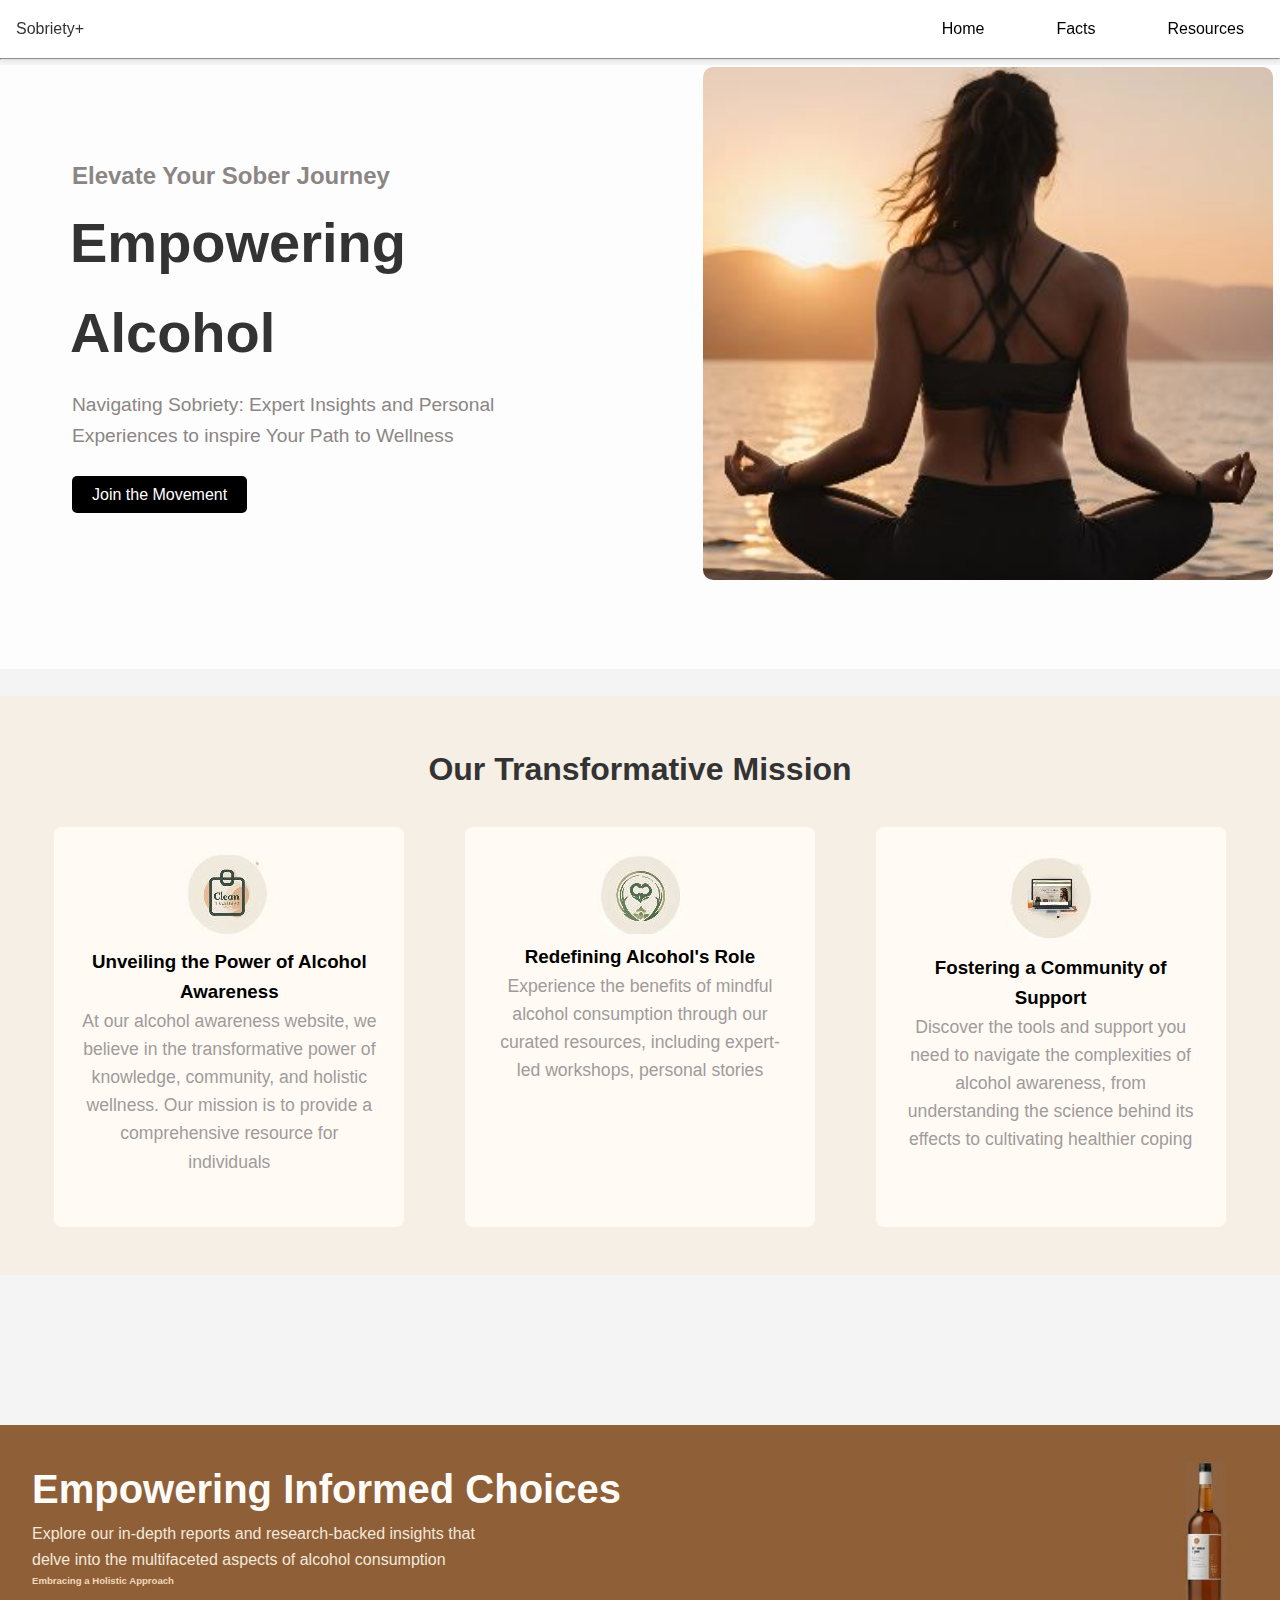
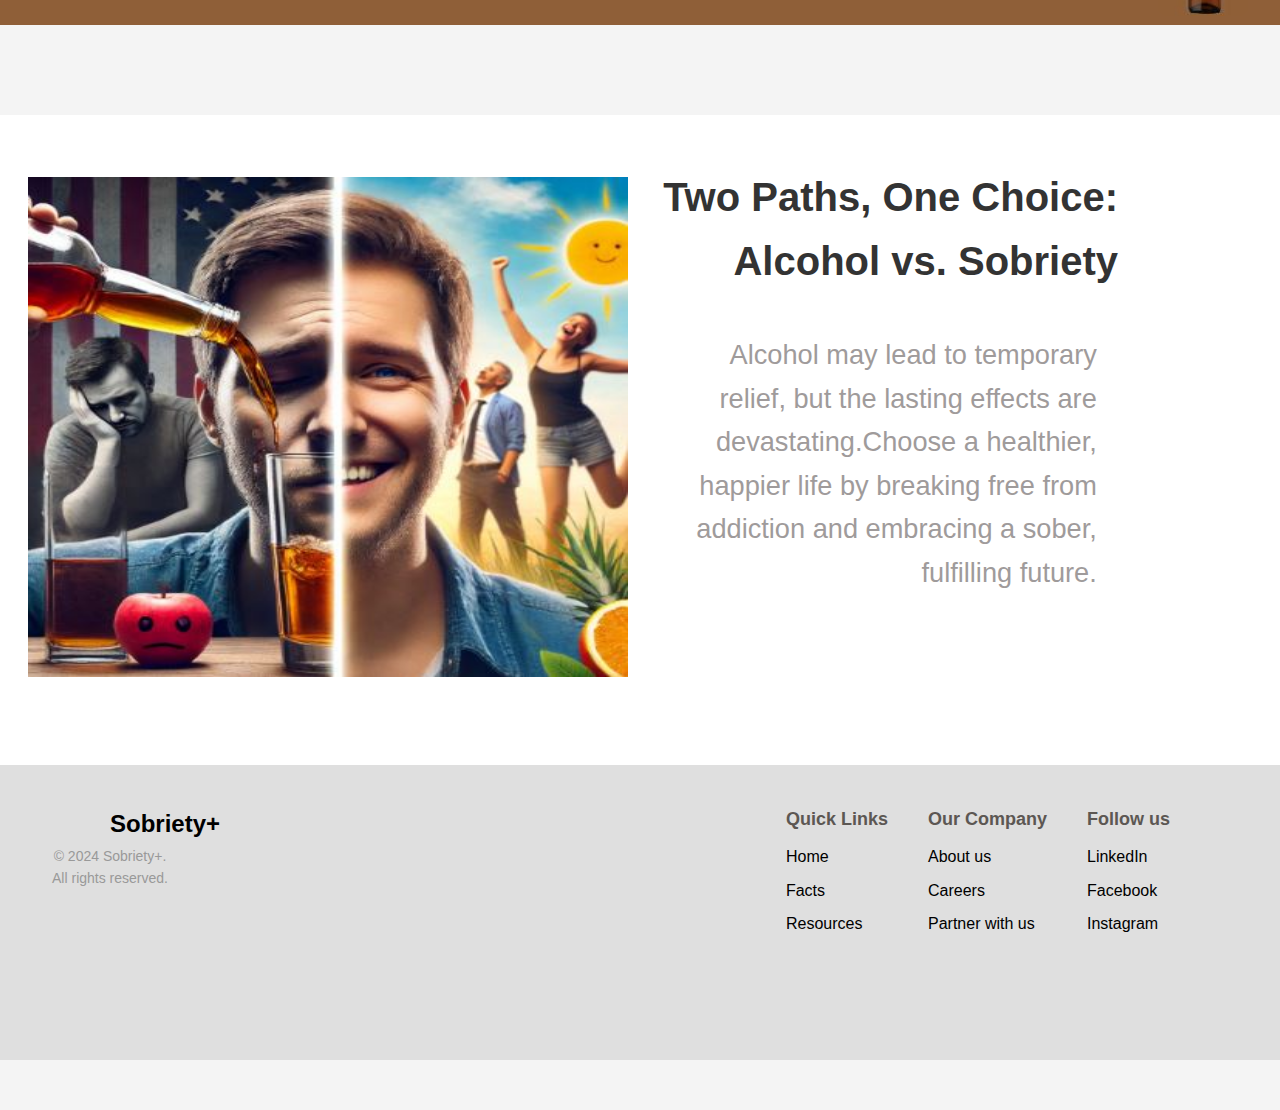
<file: index.html>
<!DOCTYPE html>
<html lang="en">
<head>
    <meta charset="UTF-8">
    <meta name="viewport" content="width=device-width, initial-scale=1.0">

    <title>home</title>
    <link rel="stylesheet" href="index.css">
</head>
<body>
    <header class="top">
        <nav>
            <div class="logo">Sobriety+</div>
            <ul>
                <li><a href="index.html">Home</a></li>
                <li><a href="facts.html">Facts</a></li>
                <li><a href="lastpage.html">Resources</a></li>
            </ul>
        </nav>
    </header>

    <hr class="custom-line">
    <section class="hero">
        <div class="hero-content">
            <h2>Elevate Your Sober Journey</h2>
            <h1>Empowering <br> Alcohol</h1>
            <p>Navigating Sobriety: Expert Insights and Personal Experiences to inspire Your Path to Wellness</p>
            <a href="#" class="cta-button">Join the Movement</a>
        </div>
        <div class="hero-image">
            <img src="landing page images/image.JPG" alt="Person doing yoga" class="image1">
        </div>
    </section>
    <hr class="custom-line1">
    <!-- Mission Section -->
    <section class="mission">
        <h2>Our Transformative Mission</h2>
        <div class="mission-cards">
            <div class="card">
                <img src="landing page images/image 2.JPG " alt="">
                <h3>Unveiling the Power of Alcohol Awareness</h3>
                <p>At our alcohol awareness website, we believe in the transformative power of knowledge, community, and holistic wellness. Our mission is to provide a comprehensive resource for individuals </p>
            </div>
            <div class="card">
                <img src="landing page images/image 3.JPG" alt="">
                <h3>Redefining Alcohol's Role</h3>
                <p>Experience the benefits of mindful alcohol consumption through our curated resources, including expert-led workshops, personal stories</p>
            </div>
            <div class="card">
                <img src="landing page images/image 4.JPG" alt="">
                <h3>Fostering a Community of Support</h3>
                <p>Discover the tools and support you need to navigate the complexities of alcohol awareness, from understanding the science behind its effects to cultivating healthier coping </p>
            </div>
        </div>
    </section>
    <!-- Information Section -->
    <section class="info">
        <div class="info-content">
            <h2>Empowering Informed Choices</h2>
            <p>Explore our in-depth reports and research-backed insights that <br> delve into the multifaceted aspects of alcohol consumption</p>
            <h3>Embracing a Holistic Approach</h3>
        </div>
        <div class="info-image">
            <img src="landing page images/image 5.JPG" alt="Alcohol vs Sobriety">
        </div>
    </section>
    
<!-- Sobriety vs Alcohol Section -->
<section class="sobriety-vs-alcohol">
    <img src="landing page images/image 6.JPG" alt="">
    <h2>Two Paths, One Choice:<br> Alcohol vs. Sobriety</h2>
     <p id=" para">Alcohol may lead to temporary 
    <p> relief, but the lasting effects are</p>
    <p>devastating.Choose a healthier,</p>
    <p>happier life by breaking free from</p> 
     <p>addiction and embracing a sober,
        <br>fulfilling future.</p> 
        </section>
        <!-- Footer -->
    <footer>
        <div class="footer-container">
            <div class="company-info">
                <h2>Sobriety+</h2>
            </div>
            <div class="footer-links">
                <div class="footer-column">
                    <h3>Quick Links</h3>
                    <ul>
                        <li><a href="#">Home</a></li>
                        <li><a href="#">Facts</a></li>
                        <li><a href="#">Resources</a></li>
                    </ul>
                </div>
                <div class="footer-column">
                    <h3>Our Company</h3>
                    <ul>
                        <li><a href="#">About us</a></li>
                        <li><a href="#">Careers</a></li>
                        <li><a href="#">Partner with us</a></li>
                    </ul>
                </div>
                <div class="footer-column">
                    <h3>Follow us</h3>
                    <ul>
                        <li><a href="#">LinkedIn</a></li>
                        <li><a href="#">Facebook</a></li>
                        <li><a href="#">Instagram</a></li>
                    </ul>
                </div>
            </div>
        </div>
        <p>&copy; 2024 Sobriety+.<br> All rights reserved.</p>
    </footer>
    





</head>
<body>
</file>
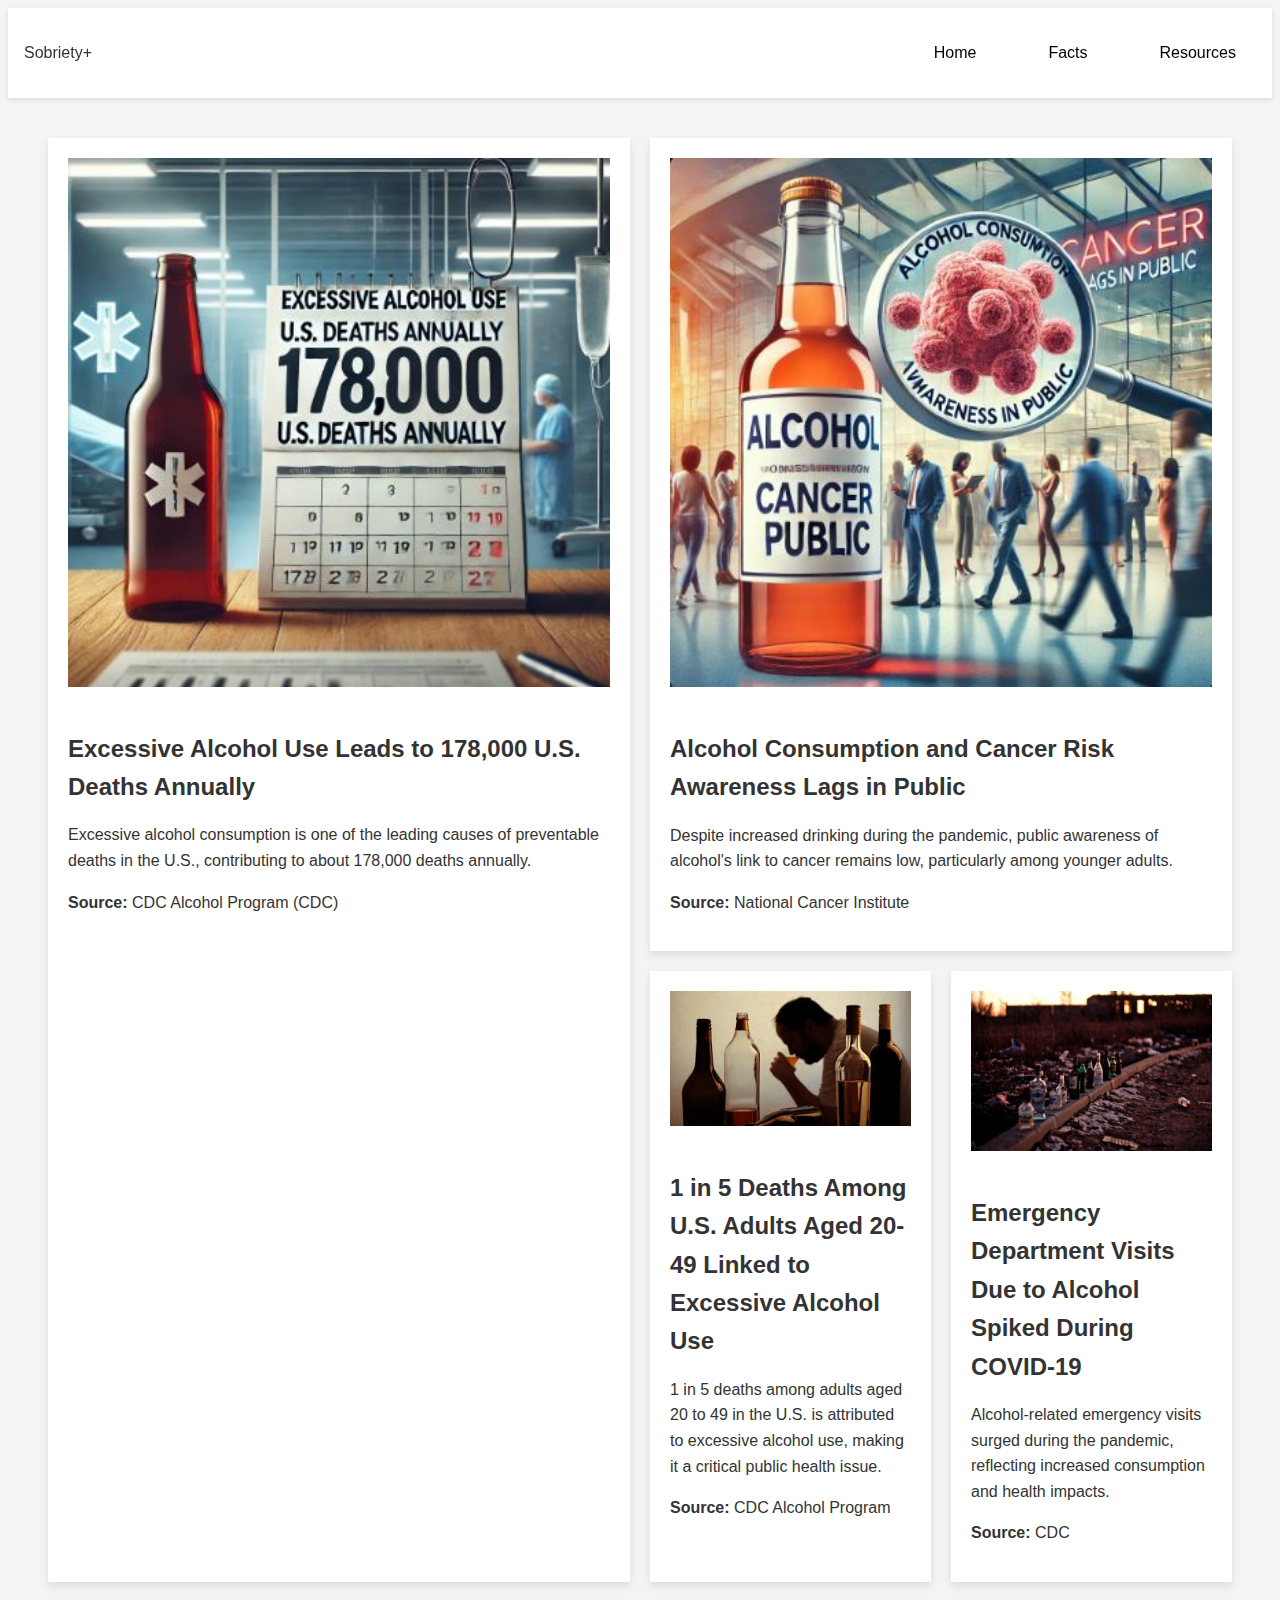
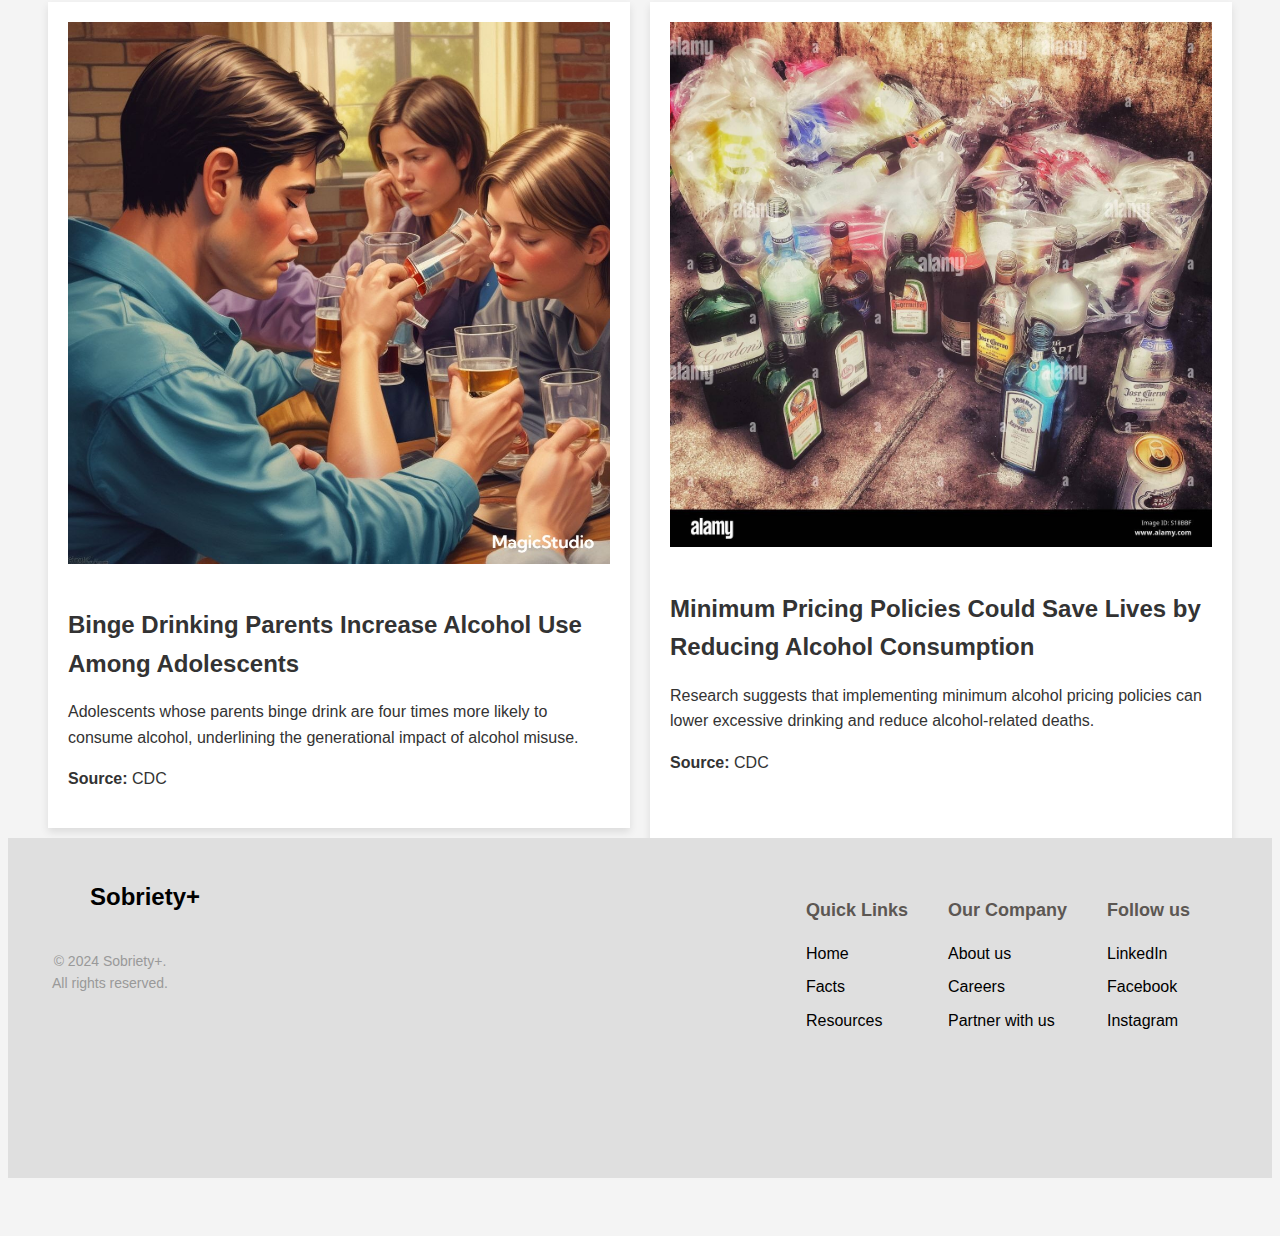
<file: facts.html>
<!DOCTYPE html>
<html lang="en">
<head>
    <meta charset="UTF-8">
    <meta name="viewport" content="width=device-width, initial-scale=1.0">
    <title>Document</title>
    <link rel="stylesheet" href="facts.css">
</head>
<body>
    <header class="top">
        <nav>
            <div class="logo">Sobriety+</div>
            <ul>
                <li><a href="index.html">Home</a></li>
                <li><a href="Facts.html">Facts</a></li>
                <li><a href="lastpage.html">Resources</a></li>
            </ul>
        </nav>
    </header>
      <!-- News Grid Section -->
    <section class="news-grid">
        <div class="news-item large">
            <a href="#" class="news-link">
                <img src="Facts page images/news.JPG" alt="Excessive Alcohol" class="news-img">
                <div class="news-content">
                    <h2>Excessive Alcohol Use Leads to 178,000 U.S. Deaths Annually</h2>
                    <p>Excessive alcohol consumption is one of the leading causes of preventable deaths in the U.S., contributing to about 178,000 deaths annually.</p>
                    <p><strong>Source:</strong> CDC Alcohol Program (CDC)</p>
                </div>
            </a>
        </div>
        <div class="news-item medium">
            <a href="#" class="news-link">
                <img src="Facts page images/news 2.JPG" alt="Cancer Risk Awareness" class="news-img">
                <div class="news-content">
                    <h2>Alcohol Consumption and Cancer Risk Awareness Lags in Public</h2>
                    <p>Despite increased drinking during the pandemic, public awareness of alcohol's link to cancer remains low, particularly among younger adults.</p>
                    <p><strong>Source:</strong> National Cancer Institute</p>
                </div>
            </a>
        </div>
        <div class="news-item small">
            <a href="#" class="news-link">
                <img src="Facts page images/image 3.jfif" alt="Alcohol and Deaths" class="news-img">
                <div class="news-content">
                    <h2>1 in 5 Deaths Among U.S. Adults Aged 20-49 Linked to Excessive Alcohol Use</h2>
                    <p>1 in 5 deaths among adults aged 20 to 49 in the U.S. is attributed to excessive alcohol use, making it a critical public health issue.</p>
                    <p><strong>Source:</strong> CDC Alcohol Program</p>
                </div>
            </a>
        </div>
        <div class="news-item small">
            <a href="#" class="news-link">
                <img src="./Facts page images/image 4.jpeg" alt="Alcohol Spikes During COVID" class="news-img">
                <div class="news-content">
                    <h2>Emergency Department Visits Due to Alcohol Spiked During COVID-19</h2>
                    <p>Alcohol-related emergency visits surged during the pandemic, reflecting increased consumption and health impacts.</p>
                    <p><strong>Source:</strong> CDC</p>
                </div>
            </a>
        </div>
        <div class="news-item medium">
            <a href="#" class="news-link">
                <img src="Facts page images/image 5.jpg" alt="Binge Drinking Parents" class="news-img">
                <div class="news-content">
                    <h2>Binge Drinking Parents Increase Alcohol Use Among Adolescents</h2>
                    <p>Adolescents whose parents binge drink are four times more likely to consume alcohol, underlining the generational impact of alcohol misuse.</p>
                    <p><strong>Source:</strong> CDC</p>
                </div>
            </a>
        </div>
        <div class="news-item large">
            <a href="#" class="news-link">
                <img src="./Facts page images/image 6.jfif" alt="Minimum Pricing Policies" class="news-img">
                <div class="news-content">
                    <h2>Minimum Pricing Policies Could Save Lives by Reducing Alcohol Consumption</h2>
                    <p>Research suggests that implementing minimum alcohol pricing policies can lower excessive drinking and reduce alcohol-related deaths.</p>
                    <p><strong>Source:</strong> CDC</p>
                </div>
            </a>
        </div>
    </section>
    <footer>
        <div class="footer-container">
            <div class="company-info">
                <h2>Sobriety+</h2>
            </div>
            <div class="footer-links">
                <div class="footer-column">
                    <h3>Quick Links</h3>
                    <ul>
                        <li><a href="#">Home</a></li>
                        <li><a href="#">Facts</a></li>
                        <li><a href="#">Resources</a></li>
                    </ul>
                </div>
                <div class="footer-column">
                    <h3>Our Company</h3>
                    <ul>
                        <li><a href="#">About us</a></li>
                        <li><a href="#">Careers</a></li>
                        <li><a href="#">Partner with us</a></li>
                    </ul>
                </div>
                <div class="footer-column">
                    <h3>Follow us</h3>
                    <ul>
                        <li><a href="#">LinkedIn</a></li>
                        <li><a href="#">Facebook</a></li>
                        <li><a href="#">Instagram</a></li>
                    </ul>
                </div>
            </div>
        </div>
        <p>&copy; 2024 Sobriety+.<br> All rights reserved.</p>
    </footer>

    
    
</body>
</html>
</file>
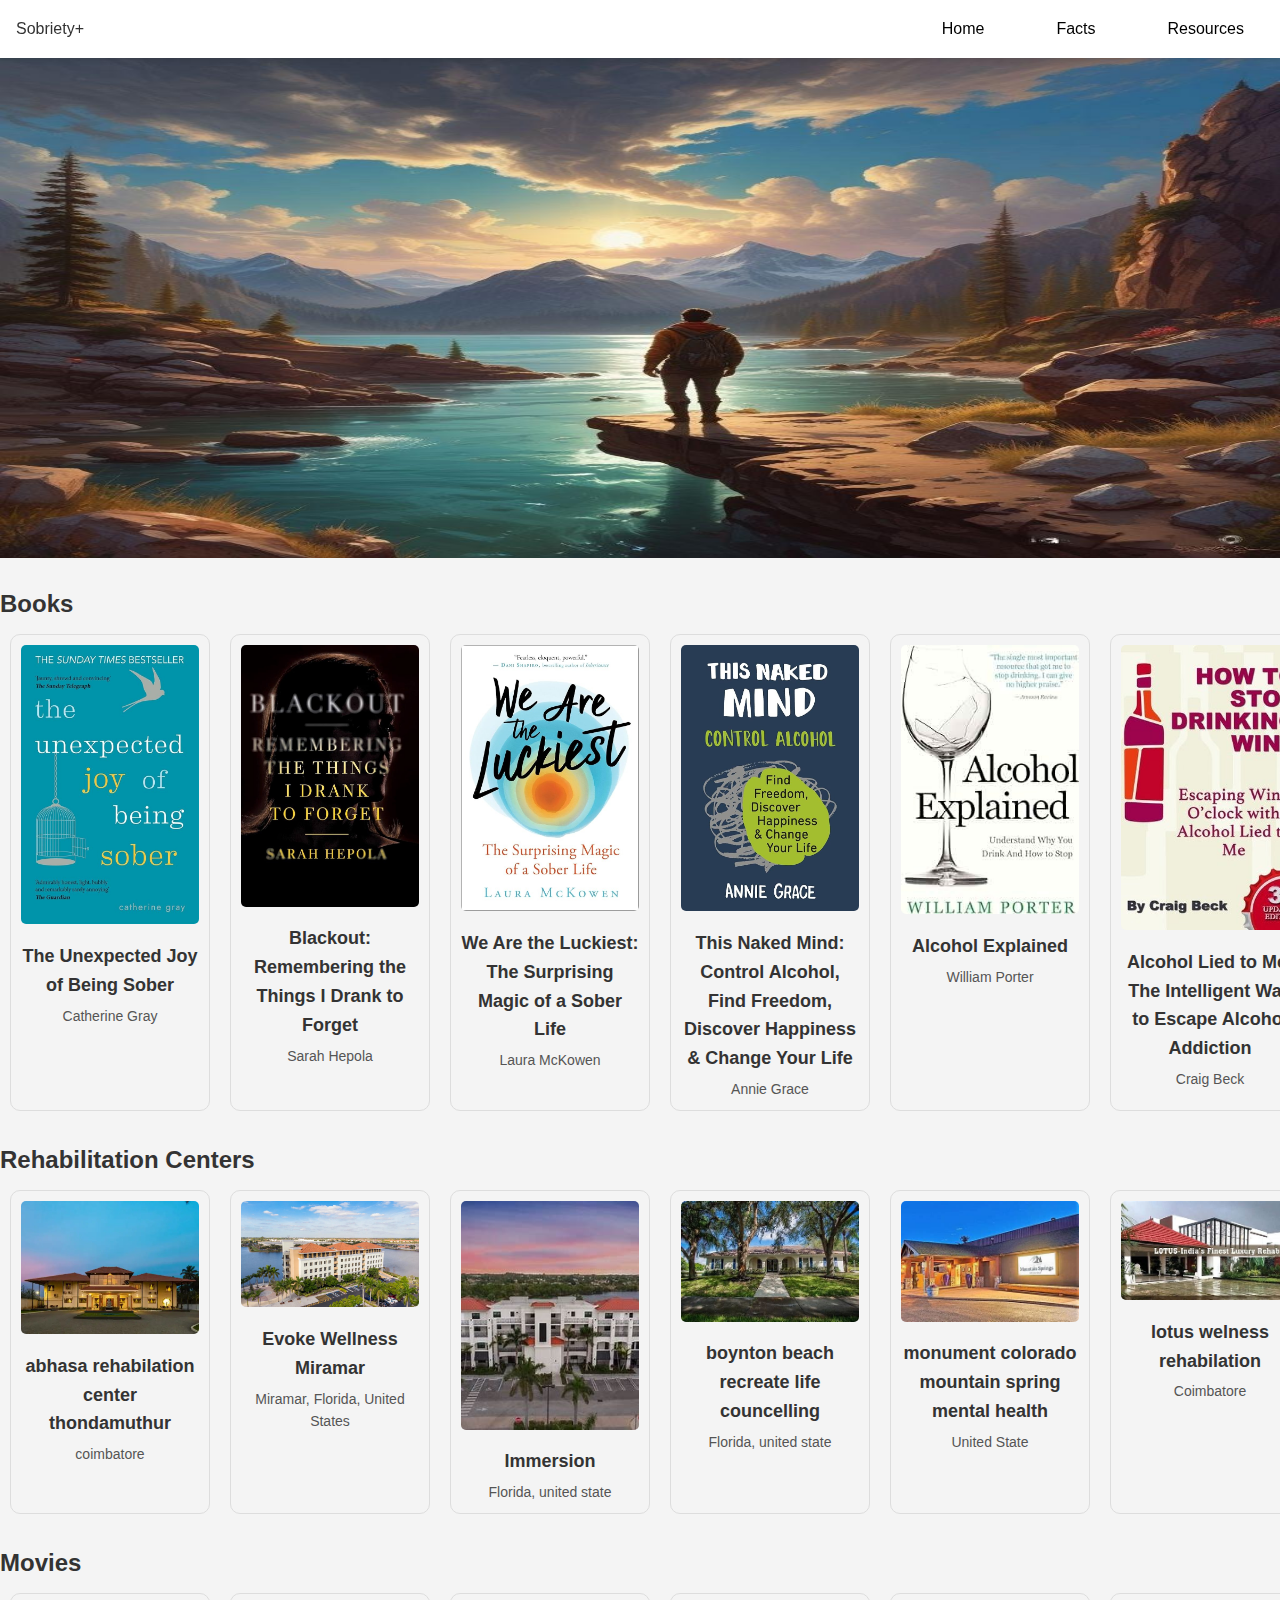
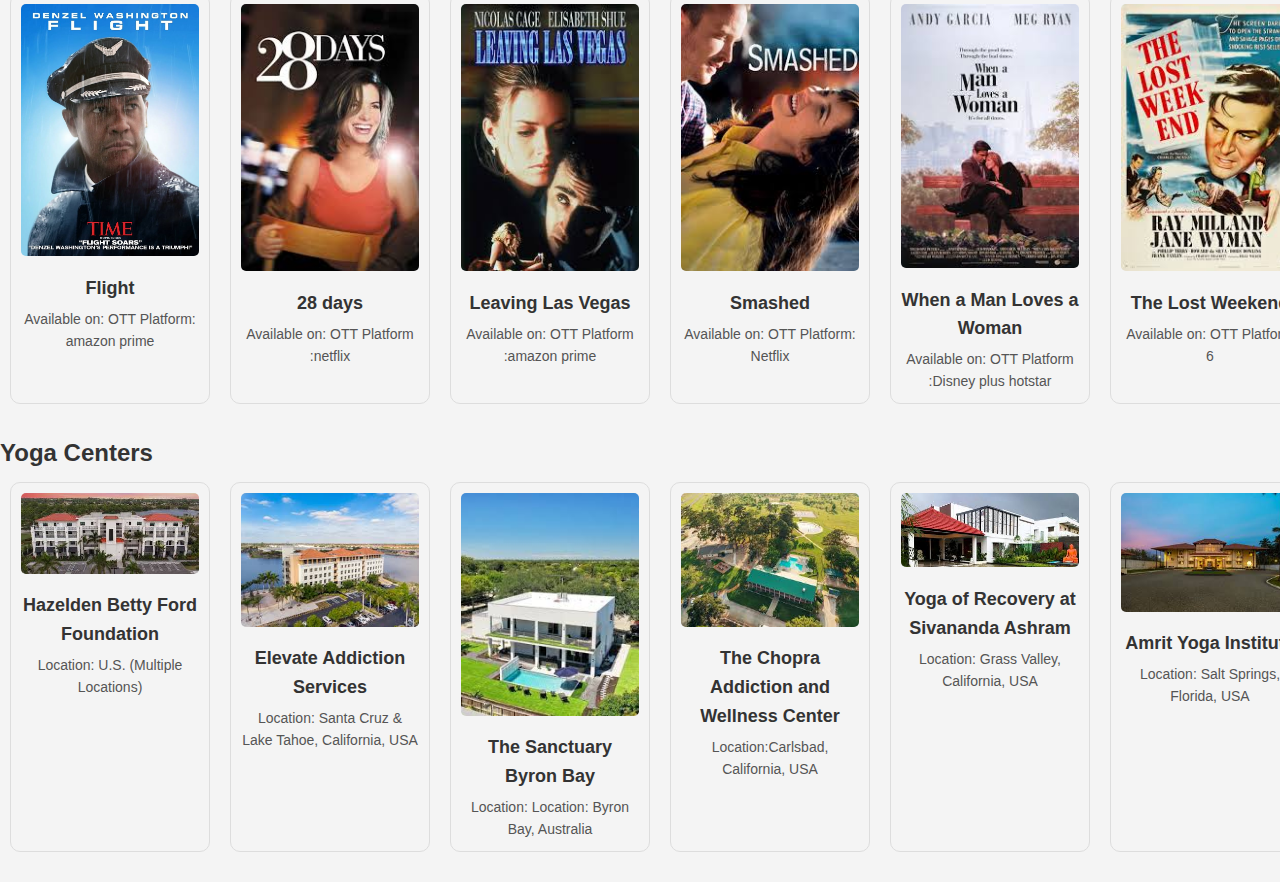
<file: lastpage.html>
<!DOCTYPE html>
<html lang="en">
<head>
    <meta charset="UTF-8">
    <meta name="viewport" content="width=device-width, initial-scale=1.0">
    <title>Resoures</title>
    <link rel="stylesheet" href="lastpage.css">
</head>
<body>
    <!-- Navigation Bar -->
    <header class="top">
        <nav>
            <div class="logo">Sobriety+</div>
            <ul>
                <li><a href="index.html">Home</a></li>
                <li><a href="facts.html">Facts</a></li>
                <li><a href="#">Resources</a></li>
            </ul>
        </nav>
    </header>
<!-- title image  -->
    <section class="full-width-banner">
        <img src="Resources page images/third page.jpeg" alt="Resources Banner" class="banner-img">
    </section>
    <!-- Books -->
    <section class="scroll-section"></section>
        <h2>Books</h2>
        <div class="scroll-container">
            <div class="scroll-item">
                <img src="Resources page images/Books images/book1.jpeg" alt="Book 1">
                <h3>The Unexpected Joy of Being Sober</h3>
                <p>Catherine Gray</p>
            </div>
            <div class="scroll-item">
                <img src="Resources page images/Books images/book2.jpeg" alt="Book 2">
                <h3>Blackout: Remembering the Things I Drank to Forget</h3>
                <p>Sarah Hepola</p>
            </div>
            <div class="scroll-item">
                <img src="Resources page images/Books images/book3.jpeg" alt="Book 3">
                <h3>We Are the Luckiest: The Surprising Magic of a Sober Life</h3>
                <p>Laura McKowen</p>
            </div>
            <div class="scroll-item">
                <img src="Resources page images/Books images/book4.jpeg" alt="Book 4">
                <h3>This Naked Mind: Control Alcohol, Find Freedom, Discover Happiness & Change Your Life</h3>
                <p>Annie Grace
                </p>
            </div>
            <div class="scroll-item">
                <img src="Resources page images/Books images/book5.jpeg" alt="Book 5">
                <h3>Alcohol Explained</h3>
                <p>William Porter</p>
            </div>
            <div class="scroll-item">
                <img src="Resources page images/Books images/book6.jpeg" alt="Book 6">
                <h3>Alcohol Lied to Me: The Intelligent Way to Escape Alcohol Addiction</h3>
                <p>Craig Beck</p>
            </div>
        </div>
    </section>

    <!-- Rehabilitation Centers Section -->
    <section class="scroll-section">
        <h2>Rehabilitation Centers</h2>
        <div class="scroll-container">
            <div class="scroll-item">
                <img src="Resources page images/rehabilitation images/rehub1.jpeg" alt="Rehabilitation Center 1">
                <h3>abhasa rehabilation center thondamuthur </h3>
                <p>coimbatore</p>
            </div>
            <div class="scroll-item">
                <img src="Resources page images/rehabilitation images/rehub2.jpeg" alt="Rehabilitation Center 2">
                <h3>Evoke Wellness Miramar</h3>
                <p>Miramar, Florida, United States</p>
            </div>
            <div class="scroll-item">
                <img src="Resources page images/rehabilitation images/rehub3.jpeg" alt="Rehabilitation Center 3">
                <h3>Immersion</h3>
                <p>Florida, united state</p>
            </div>
            <div class="scroll-item">
                <img src="Resources page images/rehabilitation images/rehub4.jpeg" alt="Rehabilitation Center 4">
                <h3>boynton beach recreate life  councelling</h3>
                <p>Florida, united state </p>
            </div>
            <div class="scroll-item">
                <img src="Resources page images/rehabilitation images/rehub5.jpeg" alt="Rehabilitation Center 5">
                <h3>monument colorado mountain spring mental health</h3>
                <p>United State</p>
            </div>
            <div class="scroll-item">
                <img src="Resources page images/rehabilitation images/rehub6.jpeg" alt="Rehabilitation Center 6">
                <h3>lotus welness rehabilation</h3>
                <p>Coimbatore</p>
            </div>
        </div>
    </section>

      <!-- Movies Section -->
      <section class="scroll-section">
        <h2>Movies</h2>
        <div class="scroll-container">
            <div class="scroll-item">
                <img src="Resources page images/film images/flim 1.jpg" alt="Movie 1">
                <h3>Flight</h3>
                <p>Available on: OTT Platform: amazon prime</p>
            </div>
            <div class="scroll-item">
                <img src="Resources page images/film images/flim 2.jfif" alt="Movie 2">
                <h3>28 days</h3>
                <p>Available on: OTT Platform :netflix</p>
            </div>
            <div class="scroll-item">
                <img src="Resources page images/film images/film 3.jfif" alt="Movie 3">
                <h3>Leaving Las Vegas</h3>
                <p>Available on: OTT Platform :amazon prime</p>
            </div>
            <div class="scroll-item">
                <img src="Resources page images/film images/film 4.jfif" alt="Movie 4">
                <h3>Smashed</h3>
                <p>Available on: OTT Platform: Netflix </p>
            </div>
            <div class="scroll-item">
                <img src="Resources page images/film images/film 5.jfif" alt="Movie 5">
                <h3>When a Man Loves a Woman</h3>
                <p>Available on: OTT Platform :Disney plus hotstar</p>
            </div>
            <div class="scroll-item">
                <img src="Resources page images/film images/film 6.jfif" alt="Movie 6">
                <h3>The Lost Weekend</h3>
                <p>Available on: OTT Platform 6</p>
            </div>
        </div>
    </section>

     <!-- Yoga Centers Section -->
     <section class="scroll-section">
        <h2>Yoga Centers</h2>
        <div class="scroll-container">
            <div class="scroll-item">
                <img src="Resources page images/yogo images/yogo 1.jfif" alt="Yoga Center 1">
                <h3>Hazelden Betty Ford Foundation</h3>
                <p>Location: U.S. (Multiple Locations)</p>
            </div>
            <div class="scroll-item">
                <img src="Resources page images/yogo images/yogo 2.jfif" alt="Yoga Center 2">
                <h3>Elevate Addiction Services</h3>
                <p>Location:  Santa Cruz & Lake Tahoe, California, USA</p>
            </div>
            <div class="scroll-item">
                <img src="Resources page images/yogo images/yogo 3.jfif" alt="Yoga Center 3">
                <h3>The Sanctuary Byron Bay</h3>
                <p>Location: Location: Byron Bay, Australia</p>
            </div>
            <div class="scroll-item">
                <img src="Resources page images/yogo images/yogo 4.jfif" alt="Yoga Center 4">
                <h3>The Chopra Addiction and Wellness Center</h3>
                <p>Location:Carlsbad, California, USA</p>
            </div>
            <div class="scroll-item">
                <img src="Resources page images/yogo images/yogo 5.jfif" alt="Yoga Center 5">
                <h3>Yoga of Recovery at Sivananda Ashram</h3>
                <p>Location: Grass Valley, California, USA</p>
            </div>
            <div class="scroll-item">
                <img src="Resources page images/yogo images/yogo 6.jfif" alt="Yoga Center 6">
                <h3>Amrit Yoga Institute</h3>
                <p>Location:  Salt Springs, Florida, USA</p>
            </div>
        </div>
    </section>

</body>
</html>
</file>
<file: index.css>
* {
    margin: 0;
    padding: 0;
    box-sizing: border-box;
}

/* Body Styling */
body {
    font-family: Arial, sans-serif;
    line-height: 1.6;
    background-color: #f4f4f4;
    color: #333;
}


/* Navigation */
header {
    background-color: #fff;
    padding: 1rem;
    box-shadow: 0px 2px 5px rgba(0, 0, 0, 0.1);
    position: sticky;
    top: 0;
    z-index: 999;
}

nav {
    display: flex;
    justify-content: space-between;
    align-items: center;
}

nav ul {
    display: flex;
    justify-content: space-around;
    align-items: center;
    list-style: none; /* Removes the default dot */
}

nav ul li {
    margin-left: 2rem;
}

nav ul li a {
    color: black; /* Modify as needed */
    padding: 15px 20px;
    text-decoration: none;
}

nav ul li a:hover {
    opacity: 0.6;
    transition: opacity 0.3s ease;
}
section {
    margin-top: 80px; /* Adjust based on the height of your nav bar */
}

/* Hero Section */
.hero {
    display: flex;
    justify-content: space-between;
    padding: 2rem;
    background-color: #fdfdfd;
    position: relative;
    bottom: 75px;
}

.hero-content {
    max-width: 50%;
}
.hero-image img {
    position: relative;
    bottom: 30px;
    left: 25px;
    width: 150%; 
    height: 95%;
    object-fit: cover;
}

.hero-content {
    max-width: 50%;
}

.hero-content h1 {
    padding: 38px;
    font-size: 3.5rem;
    position: relative;
    bottom: 55px;
    gap: 5px;
}
.hero-content h2 {
    padding: 40px;
    font-size: 1.5rem;
    position: relative;
    top: 20px;
    color: #8B8684;
}

.hero-content p {
    padding: 40px;
    font-size: 1.2rem;
    position: relative;
    bottom:   120px;
    color: #8B8684;
    
}

.cta-button {
    background-color: #000000; /* Black background */
    color: #ffffff; /* White text */
    padding: 10px 20px;
    text-decoration: none;
    border-radius: 5px;
    transition: background-color 0.3s ease; /* Smooth transition on hover */
    position: relative;
    bottom: 130px;
    left: 40px;
}

.cta-button:hover {
    background-color: #333333; /* Darker gray on hover */
    color: #f1f1f1; /* Slightly lighter text color */
}

.hero-image img {
    width: 570px;
    border-radius: 10px;
}
/* Mission Section */
.mission {
    background-color: #F5EFE6;
    padding: 3rem 1.5rem;
    text-align: center;
    position: relative;
    bottom:   130px;
}

.mission h2 {
    font-size: 2rem;
    margin-bottom: 2rem;
}

.mission-cards {
    display: flex;
    justify-content: space-around;
}

.card {
    background-color: #FFFAF4;
    padding: 1.5rem;
    border-radius: 8px;
    font-size: 1rem;
    width: 350px;
    height: 400px;
    color: #000000;
}
.card p {
    color: #9F9B9B;
    font-size: 1.1rem;
}
   
/* Info Section */
.info {
    display: flex;
    justify-content: space-between;
    padding: 2rem;
    background-color: #8F5F38;
    position: relative;
    bottom: 60px;
    height: 200px;
}
.info-content h2 {
    font-size: 2.5rem;
    color: #FEFCF8;
}
.info-content p {
    font-size: 1rem;
    color: #F2E9DA;
}

.info-content h3 {
    display: block;
    margin-bottom: 2.5rem;
    font-size: 0.6rem;
    color: #F1D8B9;
}
.info-image img {
    width: 90px;
    border-radius: 10px;
}

/* Sobriety vs Alcohol Section */
.sobriety-vs-alcohol {
    padding: 2rem;
    background-color: #fff;
    text-align: end;
    position: relative;
    bottom: 50px;
    height: 650px;
}
.sobriety-vs-alcohol h2 {
    font-size: 2.5rem;
    position: relative;
    bottom: 490px;
    right: 130px;
}
.sobriety-vs-alcohol img {
    position: relative;
    right: 620px;
    top: 30px;
    width: 600px;
    height: 500px;
}
.sobriety-vs-alcohol p {
    font-size: 1.7rem;
    max-width: 700px;
    color: #9F9B9B;
    position: relative;
    left: 30%;
    bottom: 450px;
    
}

/* Footer Styling */
footer {
    background-color: #DFDFDF;
    color: #5C5753;
    padding: 40px 0;
    text-align: center;
    position: relative;
    bottom: 50px;
    
}

.footer-container {
    display: flex;
    justify-content: space-between;
    align-items: flex-start;
    max-width: 1100px;
    margin: 0 auto;
    padding: 0 20px;
}
.company-info h2 {
    font-size: 24px;
    font-weight: bold;
    text-align: left;
    margin: 0;
    color: #000000;
}

.footer-links {
    display: flex;
    gap: 40px; /* Space between each column */
    left: 50px;
}

.footer-column {
    text-align: left;
}

.footer-column h3 {
    font-size: 18px;
    margin-bottom: 10px;
}

.footer-column ul {
    list-style-type: none;
    padding: 0;
    color: #5C5753;
}

.footer-column ul li {
    margin-bottom: 8px;
}
.footer-column ul li a {
    color: #000000;
    text-decoration: none;
}

.footer-column ul li a:hover {
    text-decoration: underline;
}

/* Footer Copyright */
footer p {
    margin-top: 30px;
    font-size: 14px;
    color: #999999;
    position: relative;
    right: 530px;
    bottom: 130px;
}

#para
{
    margin-left: 250px;
    margin-right: auto;
    padding: 30px;
    text-align:center;
}
</file>
<file: facts.css>
/* Body Styling */
body {
    font-family: Arial, sans-serif;
    line-height: 1.6;
    background-color: #f4f4f4;
    color: #333;
}

/* Navigation */
header {
    background-color: #fff;
    padding: 1rem;
    box-shadow: 0px 2px 5px rgba(0, 0, 0, 0.1);
    position: sticky;
    top: 0;
    z-index: 999;
}

nav {
    display: flex;
    justify-content: space-between;
    align-items: center;
}

nav ul {
    display: flex;
    justify-content: space-around;
    align-items: center;
    list-style: none; /* Removes the default dot */
}

nav ul li {
    margin-left: 2rem;
}

nav ul li a {
    color: black; /* Modify as needed */
    padding: 15px 20px;
    text-decoration: none;
}

nav ul li a:hover {
    opacity: 0.6;
    transition: opacity 0.3s ease;
}

.news-grid {
    display: grid;
    grid-template-columns: repeat(4, 1fr);
    grid-gap: 20px;
    padding: 40px;
    max-width: 1200px;
    margin: 0 auto;
}

.news-item {
    background-color: #fff;
    display: flex;
    flex-direction: column;
    justify-content: space-between;
    padding: 20px;
    box-shadow: 0 4px 8px rgba(0, 0, 0, 0.1);
}

.news-item img {
    width: 100%;
    height: auto;
    margin-bottom: 15px;
}

.news-item.large {
    grid-column: span 2;
    grid-row: span 2;
}

.news-item.medium {
    grid-column: span 2;
    grid-row: span 1;
}

.news-item.small {
    grid-column: span 1;
    grid-row: span 1;
}

.news-link {
    text-decoration: none;
    color: #333;
}

.news-content h2 {
    font-size: 1.5em;
    margin-bottom: 10px;
}

.news-content p {
    font-size: 1em;
    line-height: 1.6;
}

.news-link:hover h2 {
    color: #e63946;
}
/* Footer Styling */
footer {
    background-color: #DFDFDF;
    color: #5C5753;
    padding: 40px 0;
    text-align: center;
    position: relative;
    bottom: 50px;
    
}


footer {
    background-color: #DFDFDF;
    color: #5C5753;
    padding: 40px 0;
    text-align: center;
    position: relative;
    bottom: 50px;
    
}


.footer-container {
    display: flex;
    justify-content: space-between;
    align-items: flex-start;
    max-width: 1100px;
    margin: 0 auto;
    padding: 0 20px;
}

.company-info h2 {
    font-size: 24px;
    font-weight: bold;
    text-align: left;
    margin: 0;
    color: #000000;
}

.footer-links {
    display: flex;
    gap: 40px; /* Space between each column */
    left: 50px;
}

.footer-column {
    text-align: left;
}

.footer-column h3 {
    font-size: 18px;
    margin-bottom: 10px;
}

.footer-column ul {
    list-style-type: none;
    padding: 0;
    color: #5C5753;
}

.footer-column ul li {
    margin-bottom: 8px;
}

.footer-column ul li a {
    color: #000000;
    text-decoration: none;
}

.footer-column ul li a:hover {
    text-decoration: underline;
}

/* Footer Copyright */
footer p {
    margin-top: 30px;
    font-size: 14px;
    color: #999999;
    position: relative;
    right: 530px;
    bottom: 130px;
}
</file>
<file: lastpage.css>
* {
    margin: 0;
    padding: 0;
    box-sizing: border-box;
}

/* Body Styling */
body {
    font-family: Arial, sans-serif;
    line-height: 1.6;
    background-color: #f4f4f4;
    color: #333;
}

/* Navigation */
header {
    background-color: #fff;
    padding: 1rem;
    box-shadow: 0px 2px 5px rgba(0, 0, 0, 0.1);
    position: sticky;
    top: 0;
    z-index: 999;
}

nav {
    display: flex;
    justify-content: space-between;
    align-items: center;
}

nav ul {
    display: flex;
    justify-content: space-around;
    align-items: center;
    list-style: none;
}

nav ul li {
    margin-left: 2rem;
}

nav ul li a {
    color: black; 
    padding: 15px 20px;
    text-decoration: none;
}

nav ul li a:hover {
    opacity: 0.6;
    transition: opacity 0.3s ease;
}
.full-width-banner {
    width: 100%;
}

.banner-img {
    width: 100%;
    height: 500px;
}
/* all four  */
.scroll-section {
    margin: 20px 0;
}

.scroll-container {
    display: flex;
    overflow-x: scroll;
    scroll-behavior: smooth;
    padding: 10px;
    gap: 20px;
}

.scroll-container::-webkit-scrollbar {
    display: none; 
}

.scroll-item {
    flex: 0 0 auto;
    width: 200px;
    border: 1px solid #ddd;
    padding: 10px;
    border-radius: 10px;
    text-align: center;
}

.scroll-item img {
    width: 100%;
    height: auto;
    border-radius: 5px;
}

.scroll-item h3 {
    font-size: 18px;
    margin: 10px 0 5px;
}

.scroll-item p {
    font-size: 14px;
    color: #555;
}
</file>
